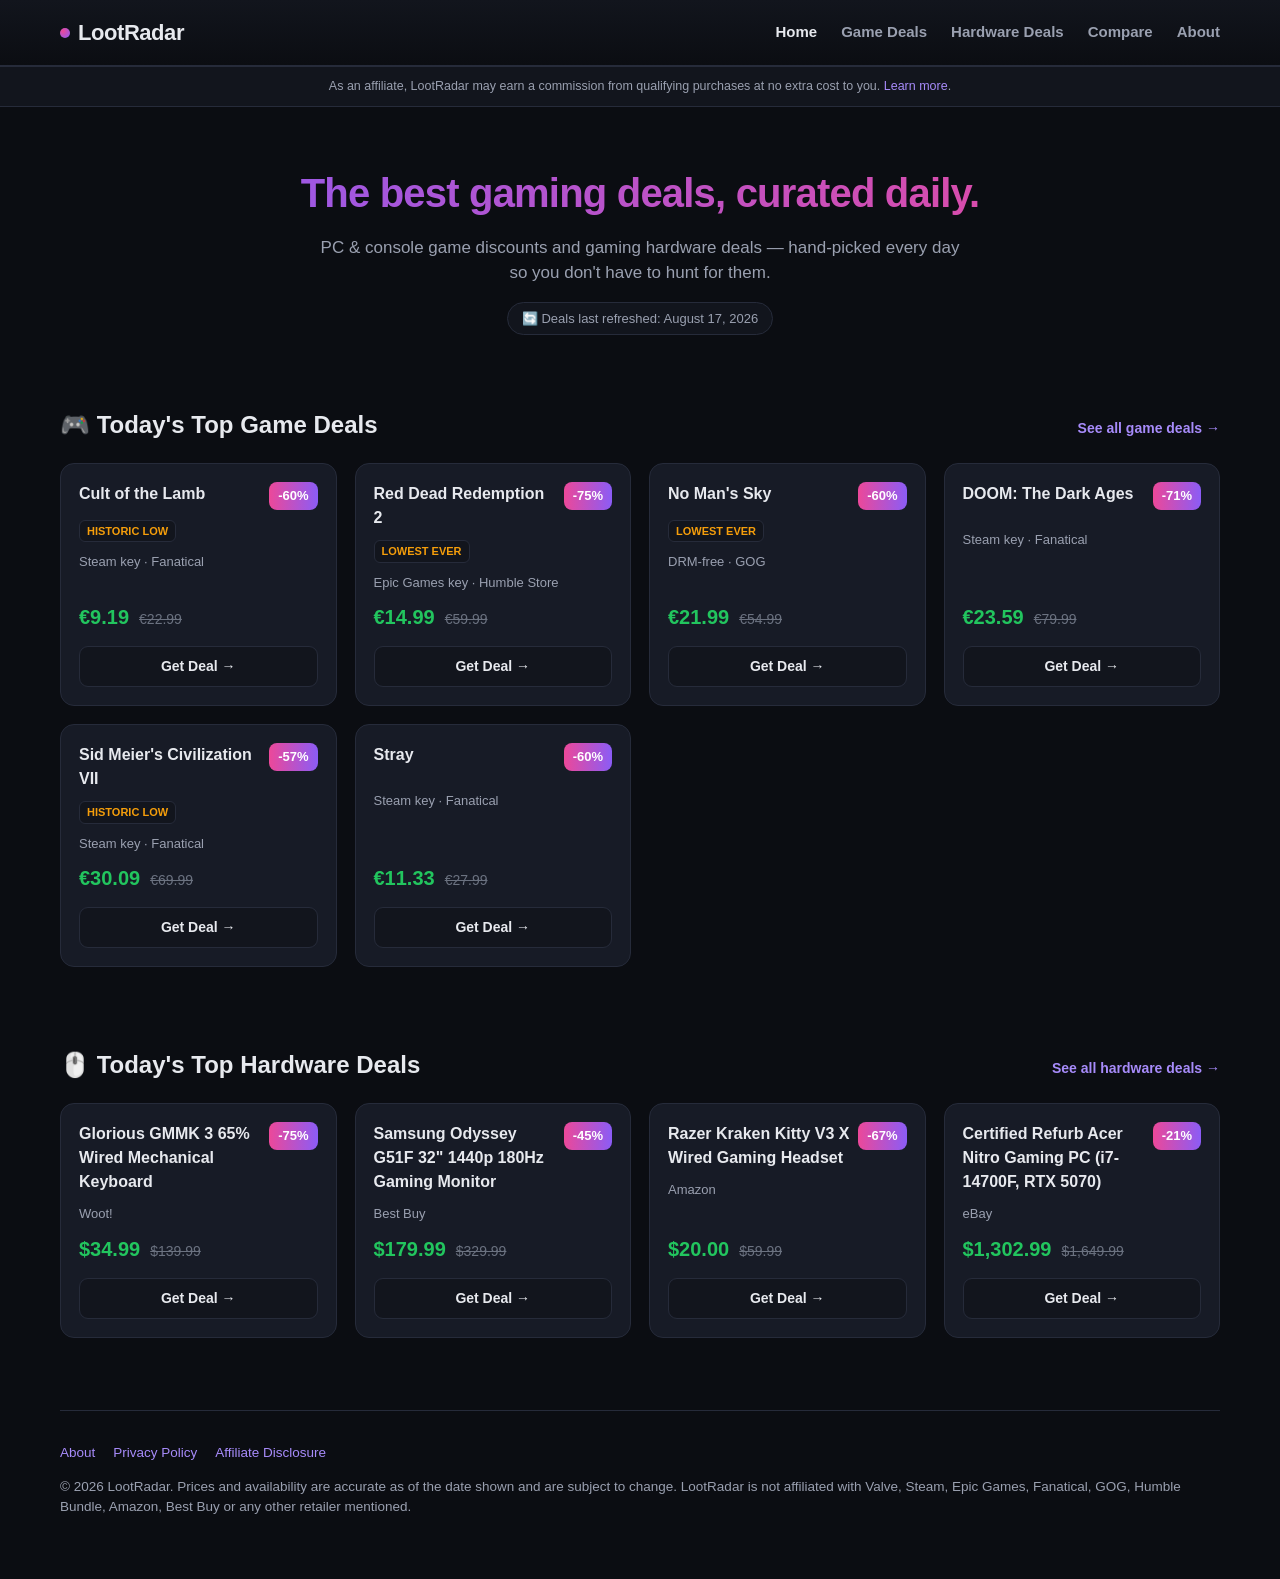
<file: index.html>
<!DOCTYPE html>
<html lang="en">
<head>
<meta charset="UTF-8">
<meta name="viewport" content="width=device-width, initial-scale=1.0">
<title>LootRadar — Daily Game &amp; Gaming Gear Deals</title>
<meta name="description" content="Hand-picked daily deals on PC/console games and gaming hardware — keyboards, headsets, monitors, GPUs and more. Updated every day.">
<link rel="canonical" href="https://mitkoganov.github.io/lootradar-site/">
<link rel="icon" type="image/svg+xml" href="favicon.svg">
<meta name="theme-color" content="#0b0d12">
<meta property="og:type" content="website">
<meta property="og:site_name" content="LootRadar">
<meta property="og:title" content="LootRadar — Daily Game &amp; Gaming Gear Deals">
<meta property="og:description" content="Hand-picked daily deals on PC/console games and gaming hardware — keyboards, headsets, monitors, GPUs and more. Updated every day.">
<meta property="og:url" content="https://mitkoganov.github.io/lootradar-site/">
<meta name="twitter:card" content="summary">
<meta name="twitter:title" content="LootRadar — Daily Game &amp; Gaming Gear Deals">
<meta name="twitter:description" content="Hand-picked daily deals on PC/console games and gaming hardware — keyboards, headsets, monitors, GPUs and more. Updated every day.">
<link rel="stylesheet" href="style.css">
<script type="application/ld+json">
{
  "@context": "https://schema.org",
  "@type": "WebSite",
  "name": "LootRadar",
  "url": "https://mitkoganov.github.io/lootradar-site/",
  "description": "Hand-picked daily deals on PC/console games and gaming hardware, plus daily hardware comparisons.",
  "publisher": {
    "@type": "Organization",
    "name": "LootRadar"
  }
}
</script>
</head>
<body>

<header class="site-header">
  <div class="wrap nav">
    <a href="index.html" class="logo"><span class="dot"></span> LootRadar</a>
    <nav class="nav-links">
      <a href="index.html" class="active">Home</a>
      <a href="games.html">Game Deals</a>
      <a href="hardware.html">Hardware Deals</a>
      <a href="compare-index.html">Compare</a>
      <a href="about.html">About</a>
    </nav>
  </div>
</header>

<div class="disclosure-strip">
  As an affiliate, LootRadar may earn a commission from qualifying purchases at no extra cost to you. <a href="disclosure.html">Learn more</a>.
</div>

<section class="hero wrap">
  <h1>The best gaming deals, curated daily.</h1>
  <p>PC &amp; console game discounts and gaming hardware deals — hand-picked every day so you don't have to hunt for them.</p>
  <span class="updated-note">🔄 Deals last refreshed: August 17, 2026</span>
</section>

<section class="section wrap">
  <div class="section-head">
    <h2>🎮 Today's Top Game Deals</h2>
    <a href="games.html" class="see-all">See all game deals →</a>
  </div>
  <div class="deal-grid">

    <div class="deal-card">
      <div class="deal-top">
        <p class="deal-title">Cult of the Lamb</p>
        <span class="discount-badge">-60%</span>
      </div>
      <div class="deal-flags"><span class="flag">HISTORIC LOW</span></div>
      <div class="deal-meta">Steam key · Fanatical</div>
      <div class="deal-price-row">
        <span class="deal-price">€9.19</span>
        <span class="deal-was">€22.99</span>
      </div>
      <a href="https://www.fanatical.com/en/game/cult-of-the-lamb" class="deal-cta" target="_blank" rel="nofollow sponsored noopener">Get Deal →</a>
    </div>

    <div class="deal-card">
      <div class="deal-top">
        <p class="deal-title">Red Dead Redemption 2</p>
        <span class="discount-badge">-75%</span>
      </div>
      <div class="deal-flags"><span class="flag">LOWEST EVER</span></div>
      <div class="deal-meta">Epic Games key · Humble Store</div>
      <div class="deal-price-row">
        <span class="deal-price">€14.99</span>
        <span class="deal-was">€59.99</span>
      </div>
      <a href="https://www.humblebundle.com/store/red-dead-redemption-2" class="deal-cta" target="_blank" rel="nofollow sponsored noopener">Get Deal →</a>
    </div>

    <div class="deal-card">
      <div class="deal-top">
        <p class="deal-title">No Man's Sky</p>
        <span class="discount-badge">-60%</span>
      </div>
      <div class="deal-flags"><span class="flag">LOWEST EVER</span></div>
      <div class="deal-meta">DRM-free · GOG</div>
      <div class="deal-price-row">
        <span class="deal-price">€21.99</span>
        <span class="deal-was">€54.99</span>
      </div>
      <a href="https://www.gog.com/game/no_mans_sky" class="deal-cta" target="_blank" rel="nofollow sponsored noopener">Get Deal →</a>
    </div>

    <div class="deal-card">
      <div class="deal-top">
        <p class="deal-title">DOOM: The Dark Ages</p>
        <span class="discount-badge">-71%</span>
      </div>
      <div class="deal-flags"></div>
      <div class="deal-meta">Steam key · Fanatical</div>
      <div class="deal-price-row">
        <span class="deal-price">€23.59</span>
        <span class="deal-was">€79.99</span>
      </div>
      <a href="https://www.fanatical.com/en/game/doom-the-dark-ages" class="deal-cta" target="_blank" rel="nofollow sponsored noopener">Get Deal →</a>
    </div>

    <div class="deal-card">
      <div class="deal-top">
        <p class="deal-title">Sid Meier's Civilization VII</p>
        <span class="discount-badge">-57%</span>
      </div>
      <div class="deal-flags"><span class="flag">HISTORIC LOW</span></div>
      <div class="deal-meta">Steam key · Fanatical</div>
      <div class="deal-price-row">
        <span class="deal-price">€30.09</span>
        <span class="deal-was">€69.99</span>
      </div>
      <a href="https://www.fanatical.com/en/game/sid-meiers-civilization-vii" class="deal-cta" target="_blank" rel="nofollow sponsored noopener">Get Deal →</a>
    </div>

    <div class="deal-card">
      <div class="deal-top">
        <p class="deal-title">Stray</p>
        <span class="discount-badge">-60%</span>
      </div>
      <div class="deal-flags"></div>
      <div class="deal-meta">Steam key · Fanatical</div>
      <div class="deal-price-row">
        <span class="deal-price">€11.33</span>
        <span class="deal-was">€27.99</span>
      </div>
      <a href="https://www.fanatical.com/en/game/stray" class="deal-cta" target="_blank" rel="nofollow sponsored noopener">Get Deal →</a>
    </div>

  </div>
</section>

<section class="section wrap">
  <div class="section-head">
    <h2>🖱️ Today's Top Hardware Deals</h2>
    <a href="hardware.html" class="see-all">See all hardware deals →</a>
  </div>
  <div class="deal-grid">

    <div class="deal-card">
      <div class="deal-top">
        <p class="deal-title">Glorious GMMK 3 65% Wired Mechanical Keyboard</p>
        <span class="discount-badge">-75%</span>
      </div>
      <div class="deal-meta">Woot!</div>
      <div class="deal-price-row">
        <span class="deal-price">$34.99</span>
        <span class="deal-was">$139.99</span>
      </div>
      <a href="https://www.woot.com/" class="deal-cta" target="_blank" rel="nofollow sponsored noopener">Get Deal →</a>
    </div>

    <div class="deal-card">
      <div class="deal-top">
        <p class="deal-title">Samsung Odyssey G51F 32" 1440p 180Hz Gaming Monitor</p>
        <span class="discount-badge">-45%</span>
      </div>
      <div class="deal-meta">Best Buy</div>
      <div class="deal-price-row">
        <span class="deal-price">$179.99</span>
        <span class="deal-was">$329.99</span>
      </div>
      <a href="https://www.bestbuy.com/" class="deal-cta" target="_blank" rel="nofollow sponsored noopener">Get Deal →</a>
    </div>

    <div class="deal-card">
      <div class="deal-top">
        <p class="deal-title">Razer Kraken Kitty V3 X Wired Gaming Headset</p>
        <span class="discount-badge">-67%</span>
      </div>
      <div class="deal-meta">Amazon</div>
      <div class="deal-price-row">
        <span class="deal-price">$20.00</span>
        <span class="deal-was">$59.99</span>
      </div>
      <a href="https://www.amazon.com/" class="deal-cta" target="_blank" rel="nofollow sponsored noopener">Get Deal →</a>
    </div>

    <div class="deal-card">
      <div class="deal-top">
        <p class="deal-title">Certified Refurb Acer Nitro Gaming PC (i7-14700F, RTX 5070)</p>
        <span class="discount-badge">-21%</span>
      </div>
      <div class="deal-meta">eBay</div>
      <div class="deal-price-row">
        <span class="deal-price">$1,302.99</span>
        <span class="deal-was">$1,649.99</span>
      </div>
      <a href="https://www.ebay.com/" class="deal-cta" target="_blank" rel="nofollow sponsored noopener">Get Deal →</a>
    </div>

  </div>
</section>

<footer class="site-footer wrap">
  <div class="footer-links">
    <a href="about.html">About</a>
    <a href="privacy.html">Privacy Policy</a>
    <a href="disclosure.html">Affiliate Disclosure</a>
  </div>
  <p>&copy; 2026 LootRadar. Prices and availability are accurate as of the date shown and are subject to change. LootRadar is not affiliated with Valve, Steam, Epic Games, Fanatical, GOG, Humble Bundle, Amazon, Best Buy or any other retailer mentioned.</p>
</footer>

</body>
</html>
</file>
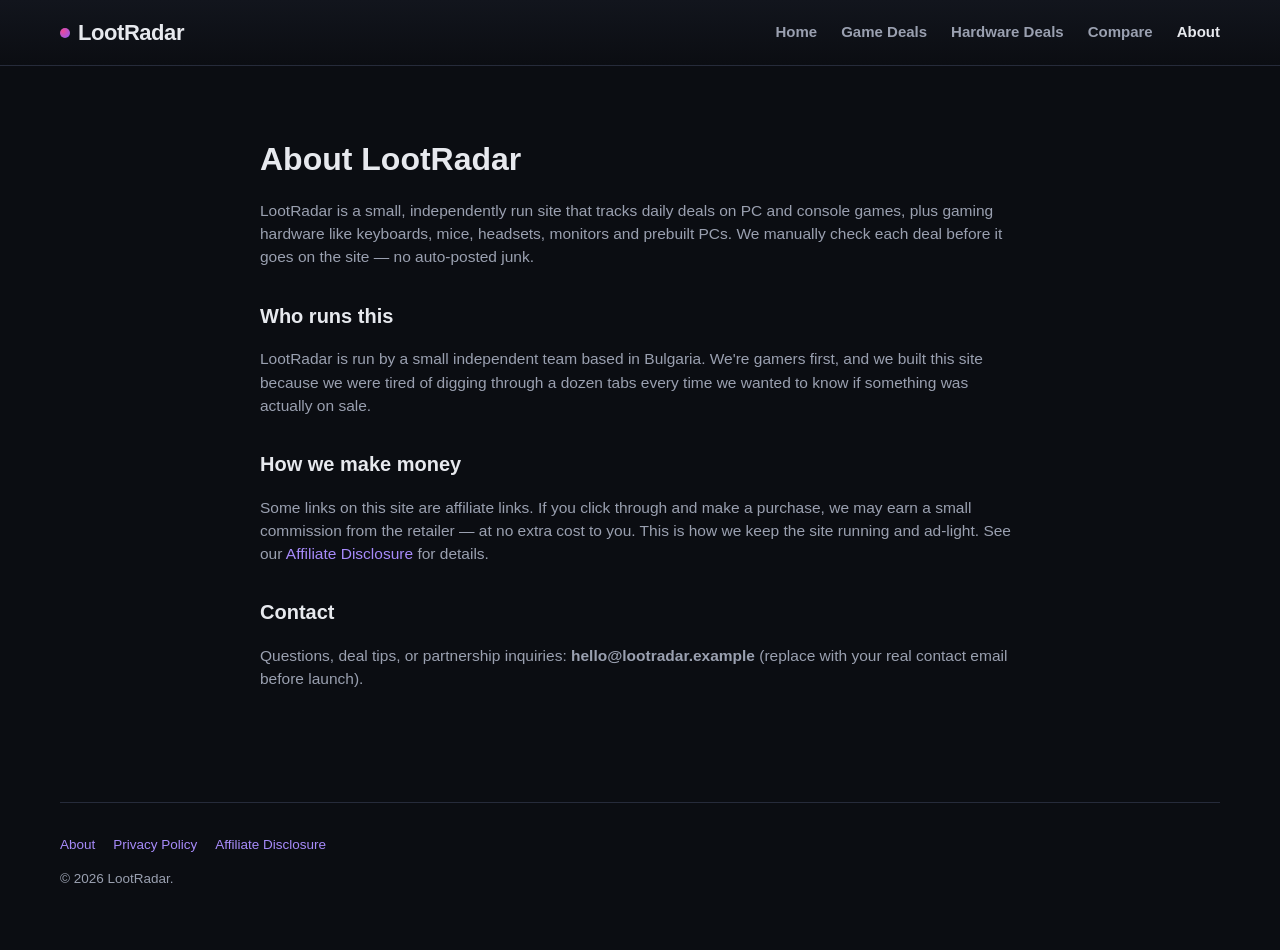
<file: about.html>
<!DOCTYPE html>
<html lang="en">
<head>
<meta charset="UTF-8">
<meta name="viewport" content="width=device-width, initial-scale=1.0">
<title>About — LootRadar</title>
<meta name="description" content="LootRadar is an independently run site tracking daily deals on PC/console games and gaming hardware, plus daily hardware comparisons.">
<link rel="canonical" href="https://mitkoganov.github.io/lootradar-site/about.html">
<link rel="icon" type="image/svg+xml" href="favicon.svg">
<meta name="theme-color" content="#0b0d12">
<meta property="og:type" content="website">
<meta property="og:site_name" content="LootRadar">
<meta property="og:title" content="About — LootRadar">
<meta property="og:description" content="LootRadar is an independently run site tracking daily deals on PC/console games and gaming hardware, plus daily hardware comparisons.">
<meta property="og:url" content="https://mitkoganov.github.io/lootradar-site/about.html">
<meta name="twitter:card" content="summary">
<meta name="twitter:title" content="About — LootRadar">
<meta name="twitter:description" content="LootRadar is an independently run site tracking daily deals on PC/console games and gaming hardware, plus daily hardware comparisons.">
<link rel="stylesheet" href="style.css">
</head>
<body>

<header class="site-header">
  <div class="wrap nav">
    <a href="index.html" class="logo"><span class="dot"></span> LootRadar</a>
    <nav class="nav-links">
      <a href="index.html">Home</a>
      <a href="games.html">Game Deals</a>
      <a href="hardware.html">Hardware Deals</a>
      <a href="compare-index.html">Compare</a>
      <a href="about.html" class="active">About</a>
    </nav>
  </div>
</header>

<div class="content-page wrap">
  <h1>About LootRadar</h1>
  <p>LootRadar is a small, independently run site that tracks daily deals on PC and console games, plus gaming hardware like keyboards, mice, headsets, monitors and prebuilt PCs. We manually check each deal before it goes on the site — no auto-posted junk.</p>

  <h2>Who runs this</h2>
  <p>LootRadar is run by a small independent team based in Bulgaria. We're gamers first, and we built this site because we were tired of digging through a dozen tabs every time we wanted to know if something was actually on sale.</p>

  <h2>How we make money</h2>
  <p>Some links on this site are affiliate links. If you click through and make a purchase, we may earn a small commission from the retailer — at no extra cost to you. This is how we keep the site running and ad-light. See our <a href="disclosure.html">Affiliate Disclosure</a> for details.</p>

  <h2>Contact</h2>
  <p>Questions, deal tips, or partnership inquiries: <strong>hello@lootradar.example</strong> (replace with your real contact email before launch).</p>
</div>

<footer class="site-footer wrap">
  <div class="footer-links">
    <a href="about.html">About</a>
    <a href="privacy.html">Privacy Policy</a>
    <a href="disclosure.html">Affiliate Disclosure</a>
  </div>
  <p>&copy; 2026 LootRadar.</p>
</footer>

</body>
</html>
</file>
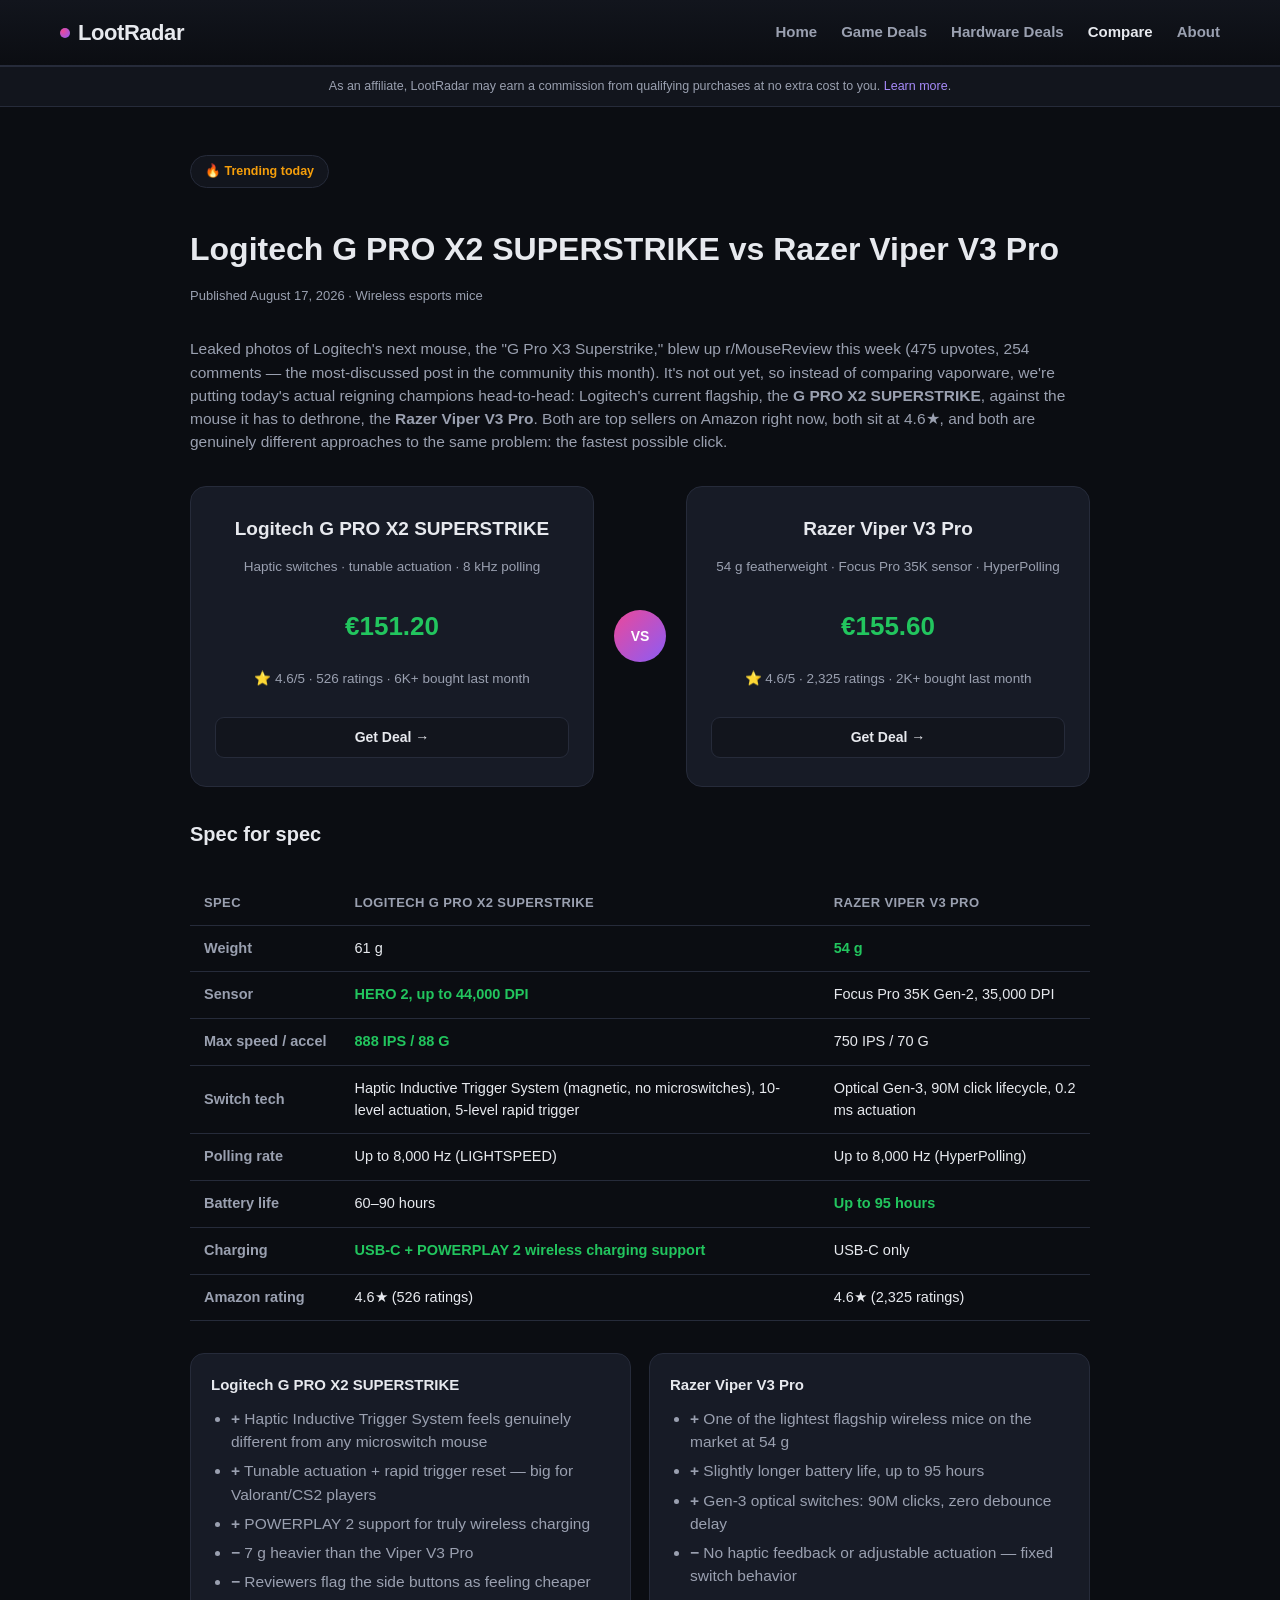
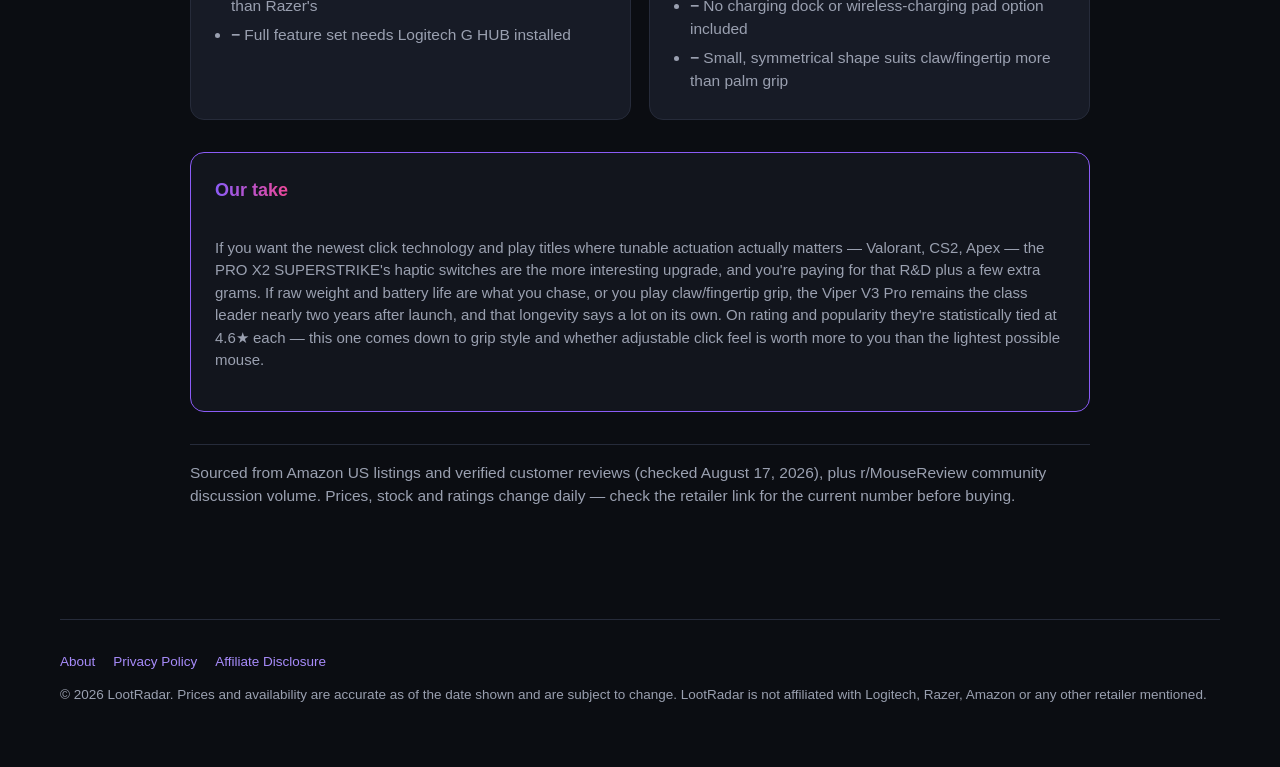
<file: compare-2026-08-17-logitech-pro-x2-superstrike-vs-razer-viper-v3-pro.html>
<!DOCTYPE html>
<html lang="en">
<head>
<meta charset="UTF-8">
<meta name="viewport" content="width=device-width, initial-scale=1.0">
<title>Logitech G PRO X2 SUPERSTRIKE vs Razer Viper V3 Pro — LootRadar</title>
<meta name="description" content="Today's most-talked-about wireless esports mice compared: Logitech G PRO X2 SUPERSTRIKE vs Razer Viper V3 Pro. Specs, pricing, reviews and a verdict.">
<link rel="canonical" href="https://mitkoganov.github.io/lootradar-site/compare-2026-08-17-logitech-pro-x2-superstrike-vs-razer-viper-v3-pro.html">
<link rel="icon" type="image/svg+xml" href="favicon.svg">
<meta name="theme-color" content="#0b0d12">
<meta property="og:type" content="article">
<meta property="og:site_name" content="LootRadar">
<meta property="og:title" content="Logitech G PRO X2 SUPERSTRIKE vs Razer Viper V3 Pro">
<meta property="og:description" content="Today's most-talked-about wireless esports mice compared: Logitech G PRO X2 SUPERSTRIKE vs Razer Viper V3 Pro. Specs, pricing, reviews and a verdict.">
<meta property="og:url" content="https://mitkoganov.github.io/lootradar-site/compare-2026-08-17-logitech-pro-x2-superstrike-vs-razer-viper-v3-pro.html">
<meta property="article:published_time" content="2026-08-17">
<meta name="twitter:card" content="summary">
<meta name="twitter:title" content="Logitech G PRO X2 SUPERSTRIKE vs Razer Viper V3 Pro">
<meta name="twitter:description" content="Today's most-talked-about wireless esports mice compared: Logitech G PRO X2 SUPERSTRIKE vs Razer Viper V3 Pro. Specs, pricing, reviews and a verdict.">
<link rel="stylesheet" href="style.css">
<script type="application/ld+json">
{
  "@context": "https://schema.org",
  "@type": "Article",
  "headline": "Logitech G PRO X2 SUPERSTRIKE vs Razer Viper V3 Pro",
  "description": "Today's most-talked-about wireless esports mice compared: Logitech G PRO X2 SUPERSTRIKE vs Razer Viper V3 Pro. Specs, pricing, reviews and a verdict.",
  "datePublished": "2026-08-17",
  "author": { "@type": "Organization", "name": "LootRadar" },
  "publisher": { "@type": "Organization", "name": "LootRadar" },
  "mainEntityOfPage": "https://mitkoganov.github.io/lootradar-site/compare-2026-08-17-logitech-pro-x2-superstrike-vs-razer-viper-v3-pro.html",
  "about": [
    { "@type": "Product", "name": "Logitech G PRO X2 SUPERSTRIKE" },
    { "@type": "Product", "name": "Razer Viper V3 Pro" }
  ]
}
</script>
</head>
<body>

<header class="site-header">
  <div class="wrap nav">
    <a href="index.html" class="logo"><span class="dot"></span> LootRadar</a>
    <nav class="nav-links">
      <a href="index.html">Home</a>
      <a href="games.html">Game Deals</a>
      <a href="hardware.html">Hardware Deals</a>
      <a href="compare-index.html" class="active">Compare</a>
      <a href="about.html">About</a>
    </nav>
  </div>
</header>

<div class="disclosure-strip">
  As an affiliate, LootRadar may earn a commission from qualifying purchases at no extra cost to you. <a href="disclosure.html">Learn more</a>.
</div>

<div class="content-page wrap" style="max-width:900px;">
  <span class="trending-badge">🔥 Trending today</span>
  <h1>Logitech G PRO X2 SUPERSTRIKE vs Razer Viper V3 Pro</h1>
  <p class="updated">Published August 17, 2026 · Wireless esports mice</p>

  <p>Leaked photos of Logitech's next mouse, the "G Pro X3 Superstrike," blew up r/MouseReview this week (475 upvotes, 254 comments — the most-discussed post in the community this month). It's not out yet, so instead of comparing vaporware, we're putting today's actual reigning champions head-to-head: Logitech's current flagship, the <strong>G PRO X2 SUPERSTRIKE</strong>, against the mouse it has to dethrone, the <strong>Razer Viper V3 Pro</strong>. Both are top sellers on Amazon right now, both sit at 4.6★, and both are genuinely different approaches to the same problem: the fastest possible click.</p>

  <div class="vs-grid">
    <div class="vs-card">
      <h3>Logitech G PRO X2 SUPERSTRIKE</h3>
      <p class="vs-tagline">Haptic switches · tunable actuation · 8 kHz polling</p>
      <p class="vs-price">€151.20</p>
      <p class="vs-rating">⭐ 4.6/5 · 526 ratings · 6K+ bought last month</p>
      <a href="https://www.amazon.com/Logitech-SUPERSTRIKE-Performance-Lightweight-Customizable/dp/B0G12HGHGM" class="deal-cta" target="_blank" rel="nofollow sponsored noopener">Get Deal →</a>
    </div>
    <div class="vs-divider">VS</div>
    <div class="vs-card">
      <h3>Razer Viper V3 Pro</h3>
      <p class="vs-tagline">54 g featherweight · Focus Pro 35K sensor · HyperPolling</p>
      <p class="vs-price">€155.60</p>
      <p class="vs-rating">⭐ 4.6/5 · 2,325 ratings · 2K+ bought last month</p>
      <a href="https://www.amazon.com/Razer-Viper-Wireless-Esports-Gaming/dp/B0CW25XR5R" class="deal-cta" target="_blank" rel="nofollow sponsored noopener">Get Deal →</a>
    </div>
  </div>

  <h2>Spec for spec</h2>
  <table class="spec-table">
    <tr><th>Spec</th><th>Logitech G PRO X2 SUPERSTRIKE</th><th>Razer Viper V3 Pro</th></tr>
    <tr><td class="spec-label">Weight</td><td>61 g</td><td class="winner">54 g</td></tr>
    <tr><td class="spec-label">Sensor</td><td class="winner">HERO 2, up to 44,000 DPI</td><td>Focus Pro 35K Gen-2, 35,000 DPI</td></tr>
    <tr><td class="spec-label">Max speed / accel</td><td class="winner">888 IPS / 88 G</td><td>750 IPS / 70 G</td></tr>
    <tr><td class="spec-label">Switch tech</td><td>Haptic Inductive Trigger System (magnetic, no microswitches), 10-level actuation, 5-level rapid trigger</td><td>Optical Gen-3, 90M click lifecycle, 0.2 ms actuation</td></tr>
    <tr><td class="spec-label">Polling rate</td><td>Up to 8,000 Hz (LIGHTSPEED)</td><td>Up to 8,000 Hz (HyperPolling)</td></tr>
    <tr><td class="spec-label">Battery life</td><td>60–90 hours</td><td class="winner">Up to 95 hours</td></tr>
    <tr><td class="spec-label">Charging</td><td class="winner">USB-C + POWERPLAY 2 wireless charging support</td><td>USB-C only</td></tr>
    <tr><td class="spec-label">Amazon rating</td><td>4.6★ (526 ratings)</td><td>4.6★ (2,325 ratings)</td></tr>
  </table>

  <div class="pros-cons-grid">
    <div class="pros-cons-col">
      <h4>Logitech G PRO X2 SUPERSTRIKE</h4>
      <ul>
        <li><strong>+</strong> Haptic Inductive Trigger System feels genuinely different from any microswitch mouse</li>
        <li><strong>+</strong> Tunable actuation + rapid trigger reset — big for Valorant/CS2 players</li>
        <li><strong>+</strong> POWERPLAY 2 support for truly wireless charging</li>
        <li><strong>−</strong> 7 g heavier than the Viper V3 Pro</li>
        <li><strong>−</strong> Reviewers flag the side buttons as feeling cheaper than Razer's</li>
        <li><strong>−</strong> Full feature set needs Logitech G HUB installed</li>
      </ul>
    </div>
    <div class="pros-cons-col">
      <h4>Razer Viper V3 Pro</h4>
      <ul>
        <li><strong>+</strong> One of the lightest flagship wireless mice on the market at 54 g</li>
        <li><strong>+</strong> Slightly longer battery life, up to 95 hours</li>
        <li><strong>+</strong> Gen-3 optical switches: 90M clicks, zero debounce delay</li>
        <li><strong>−</strong> No haptic feedback or adjustable actuation — fixed switch behavior</li>
        <li><strong>−</strong> No charging dock or wireless-charging pad option included</li>
        <li><strong>−</strong> Small, symmetrical shape suits claw/fingertip more than palm grip</li>
      </ul>
    </div>
  </div>

  <div class="verdict-box">
    <h3>Our take</h3>
    <p>If you want the newest click technology and play titles where tunable actuation actually matters — Valorant, CS2, Apex — the PRO X2 SUPERSTRIKE's haptic switches are the more interesting upgrade, and you're paying for that R&D plus a few extra grams. If raw weight and battery life are what you chase, or you play claw/fingertip grip, the Viper V3 Pro remains the class leader nearly two years after launch, and that longevity says a lot on its own. On rating and popularity they're statistically tied at 4.6★ each — this one comes down to grip style and whether adjustable click feel is worth more to you than the lightest possible mouse.</p>
  </div>

  <p class="source-note">Sourced from Amazon US listings and verified customer reviews (checked August 17, 2026), plus r/MouseReview community discussion volume. Prices, stock and ratings change daily — check the retailer link for the current number before buying.</p>
</div>

<footer class="site-footer wrap">
  <div class="footer-links">
    <a href="about.html">About</a>
    <a href="privacy.html">Privacy Policy</a>
    <a href="disclosure.html">Affiliate Disclosure</a>
  </div>
  <p>&copy; 2026 LootRadar. Prices and availability are accurate as of the date shown and are subject to change. LootRadar is not affiliated with Logitech, Razer, Amazon or any other retailer mentioned.</p>
</footer>

</body>
</html>
</file>
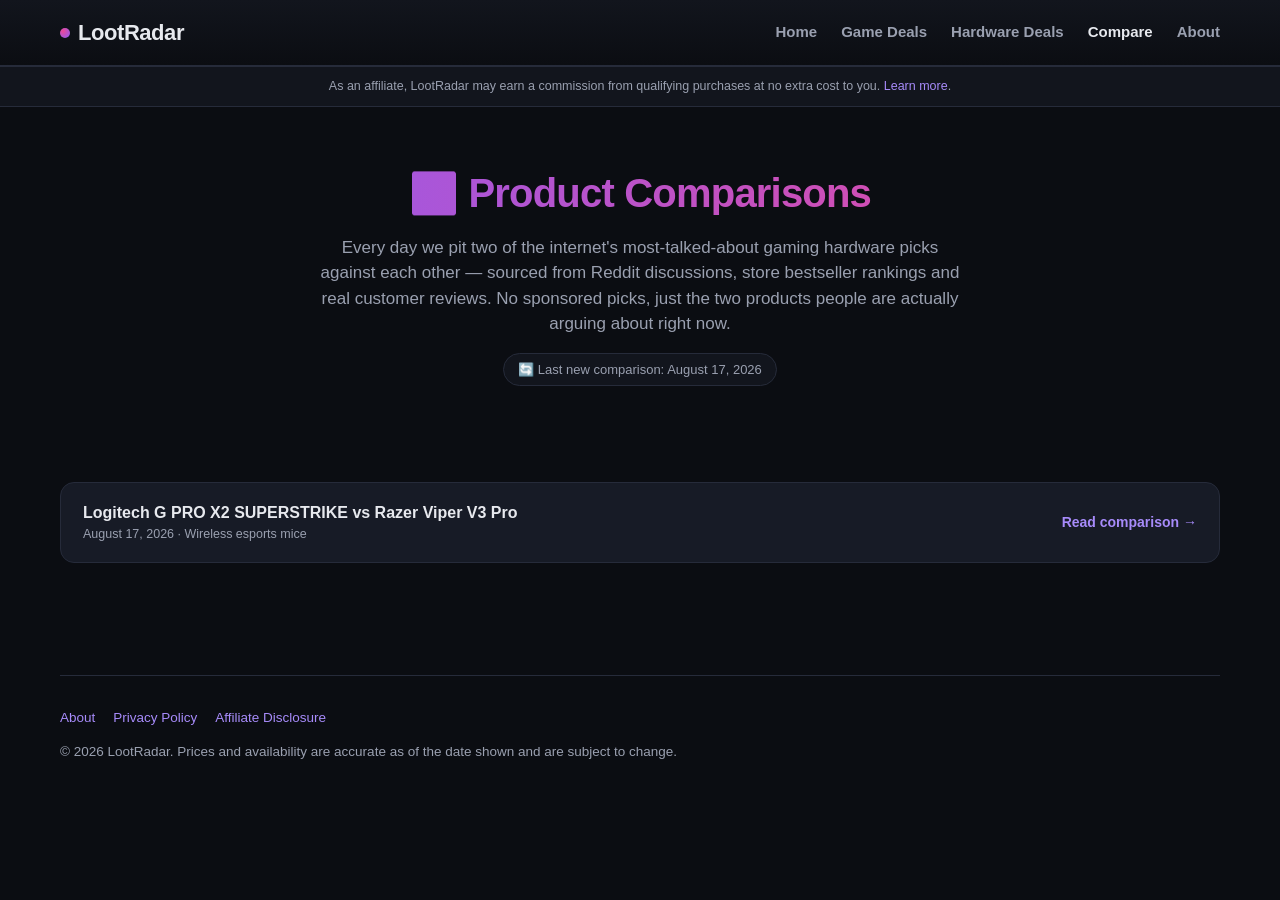
<file: compare-index.html>
<!DOCTYPE html>
<html lang="en">
<head>
<meta charset="UTF-8">
<meta name="viewport" content="width=device-width, initial-scale=1.0">
<title>Product Comparisons — LootRadar</title>
<meta name="description" content="Daily head-to-head gaming hardware comparisons, picked from Reddit buzz, store bestseller lists and real customer reviews.">
<link rel="canonical" href="https://mitkoganov.github.io/lootradar-site/compare-index.html">
<link rel="icon" type="image/svg+xml" href="favicon.svg">
<meta name="theme-color" content="#0b0d12">
<meta property="og:type" content="website">
<meta property="og:site_name" content="LootRadar">
<meta property="og:title" content="Product Comparisons — LootRadar">
<meta property="og:description" content="Daily head-to-head gaming hardware comparisons, picked from Reddit buzz, store bestseller lists and real customer reviews.">
<meta property="og:url" content="https://mitkoganov.github.io/lootradar-site/compare-index.html">
<meta name="twitter:card" content="summary">
<meta name="twitter:title" content="Product Comparisons — LootRadar">
<meta name="twitter:description" content="Daily head-to-head gaming hardware comparisons, picked from Reddit buzz, store bestseller lists and real customer reviews.">
<link rel="stylesheet" href="style.css">
<script type="application/ld+json">
{
  "@context": "https://schema.org",
  "@type": "CollectionPage",
  "name": "Product Comparisons — LootRadar",
  "url": "https://mitkoganov.github.io/lootradar-site/compare-index.html",
  "description": "Daily head-to-head gaming hardware comparisons, picked from Reddit buzz, store bestseller lists and real customer reviews.",
  "isPartOf": {
    "@type": "WebSite",
    "name": "LootRadar",
    "url": "https://mitkoganov.github.io/lootradar-site/"
  }
}
</script>
</head>
<body>

<header class="site-header">
  <div class="wrap nav">
    <a href="index.html" class="logo"><span class="dot"></span> LootRadar</a>
    <nav class="nav-links">
      <a href="index.html">Home</a>
      <a href="games.html">Game Deals</a>
      <a href="hardware.html">Hardware Deals</a>
      <a href="compare-index.html" class="active">Compare</a>
      <a href="about.html">About</a>
    </nav>
  </div>
</header>

<div class="disclosure-strip">
  As an affiliate, LootRadar may earn a commission from qualifying purchases at no extra cost to you. <a href="disclosure.html">Learn more</a>.
</div>

<section class="hero wrap">
  <h1>🆚 Product Comparisons</h1>
  <p>Every day we pit two of the internet's most-talked-about gaming hardware picks against each other — sourced from Reddit discussions, store bestseller rankings and real customer reviews. No sponsored picks, just the two products people are actually arguing about right now.</p>
  <span class="updated-note">🔄 Last new comparison: August 17, 2026</span>
</section>

<section class="section wrap">
  <div class="archive-list">

    <div class="archive-item">
      <div>
        <div class="archive-title">Logitech G PRO X2 SUPERSTRIKE vs Razer Viper V3 Pro</div>
        <div class="archive-date">August 17, 2026 · Wireless esports mice</div>
      </div>
      <a class="archive-link" href="compare-2026-08-17-logitech-pro-x2-superstrike-vs-razer-viper-v3-pro.html">Read comparison →</a>
    </div>

  </div>
</section>

<footer class="site-footer wrap">
  <div class="footer-links">
    <a href="about.html">About</a>
    <a href="privacy.html">Privacy Policy</a>
    <a href="disclosure.html">Affiliate Disclosure</a>
  </div>
  <p>&copy; 2026 LootRadar. Prices and availability are accurate as of the date shown and are subject to change.</p>
</footer>

</body>
</html>
</file>
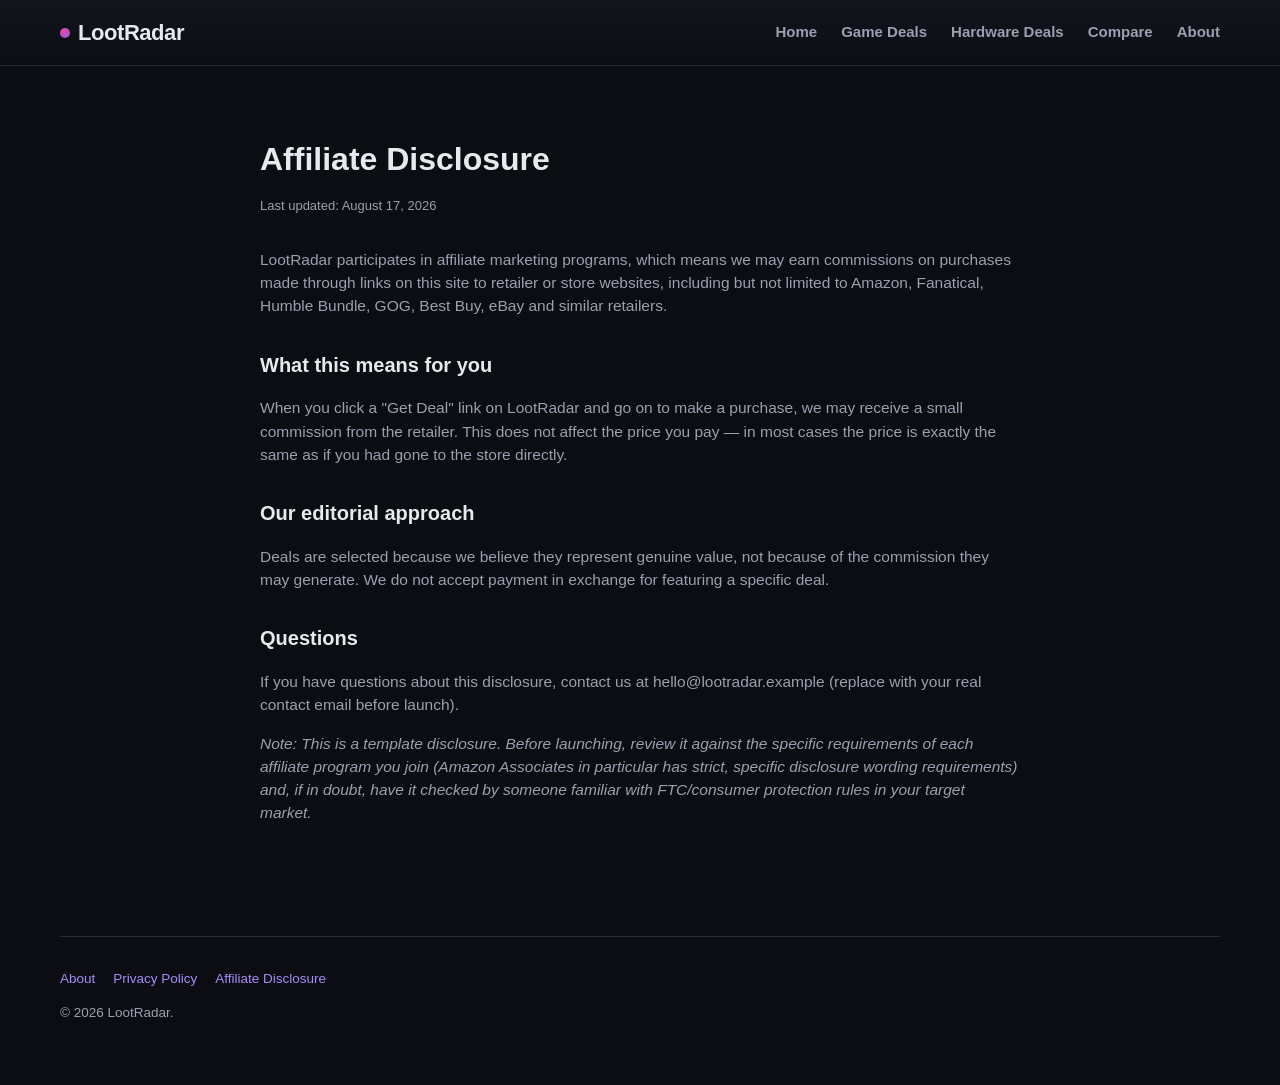
<file: disclosure.html>
<!DOCTYPE html>
<html lang="en">
<head>
<meta charset="UTF-8">
<meta name="viewport" content="width=device-width, initial-scale=1.0">
<title>Affiliate Disclosure — LootRadar</title>
<meta name="description" content="How LootRadar earns money through affiliate links, and our editorial approach to picking deals.">
<link rel="canonical" href="https://mitkoganov.github.io/lootradar-site/disclosure.html">
<link rel="icon" type="image/svg+xml" href="favicon.svg">
<meta name="theme-color" content="#0b0d12">
<meta property="og:type" content="website">
<meta property="og:site_name" content="LootRadar">
<meta property="og:title" content="Affiliate Disclosure — LootRadar">
<meta property="og:description" content="How LootRadar earns money through affiliate links, and our editorial approach to picking deals.">
<meta property="og:url" content="https://mitkoganov.github.io/lootradar-site/disclosure.html">
<link rel="stylesheet" href="style.css">
</head>
<body>

<header class="site-header">
  <div class="wrap nav">
    <a href="index.html" class="logo"><span class="dot"></span> LootRadar</a>
    <nav class="nav-links">
      <a href="index.html">Home</a>
      <a href="games.html">Game Deals</a>
      <a href="hardware.html">Hardware Deals</a>
      <a href="compare-index.html">Compare</a>
      <a href="about.html">About</a>
    </nav>
  </div>
</header>

<div class="content-page wrap">
  <h1>Affiliate Disclosure</h1>
  <p class="updated">Last updated: August 17, 2026</p>

  <p>LootRadar participates in affiliate marketing programs, which means we may earn commissions on purchases made through links on this site to retailer or store websites, including but not limited to Amazon, Fanatical, Humble Bundle, GOG, Best Buy, eBay and similar retailers.</p>

  <h2>What this means for you</h2>
  <p>When you click a "Get Deal" link on LootRadar and go on to make a purchase, we may receive a small commission from the retailer. This does not affect the price you pay — in most cases the price is exactly the same as if you had gone to the store directly.</p>

  <h2>Our editorial approach</h2>
  <p>Deals are selected because we believe they represent genuine value, not because of the commission they may generate. We do not accept payment in exchange for featuring a specific deal.</p>

  <h2>Questions</h2>
  <p>If you have questions about this disclosure, contact us at hello@lootradar.example (replace with your real contact email before launch).</p>

  <p><em>Note: This is a template disclosure. Before launching, review it against the specific requirements of each affiliate program you join (Amazon Associates in particular has strict, specific disclosure wording requirements) and, if in doubt, have it checked by someone familiar with FTC/consumer protection rules in your target market.</em></p>
</div>

<footer class="site-footer wrap">
  <div class="footer-links">
    <a href="about.html">About</a>
    <a href="privacy.html">Privacy Policy</a>
    <a href="disclosure.html">Affiliate Disclosure</a>
  </div>
  <p>&copy; 2026 LootRadar.</p>
</footer>

</body>
</html>
</file>
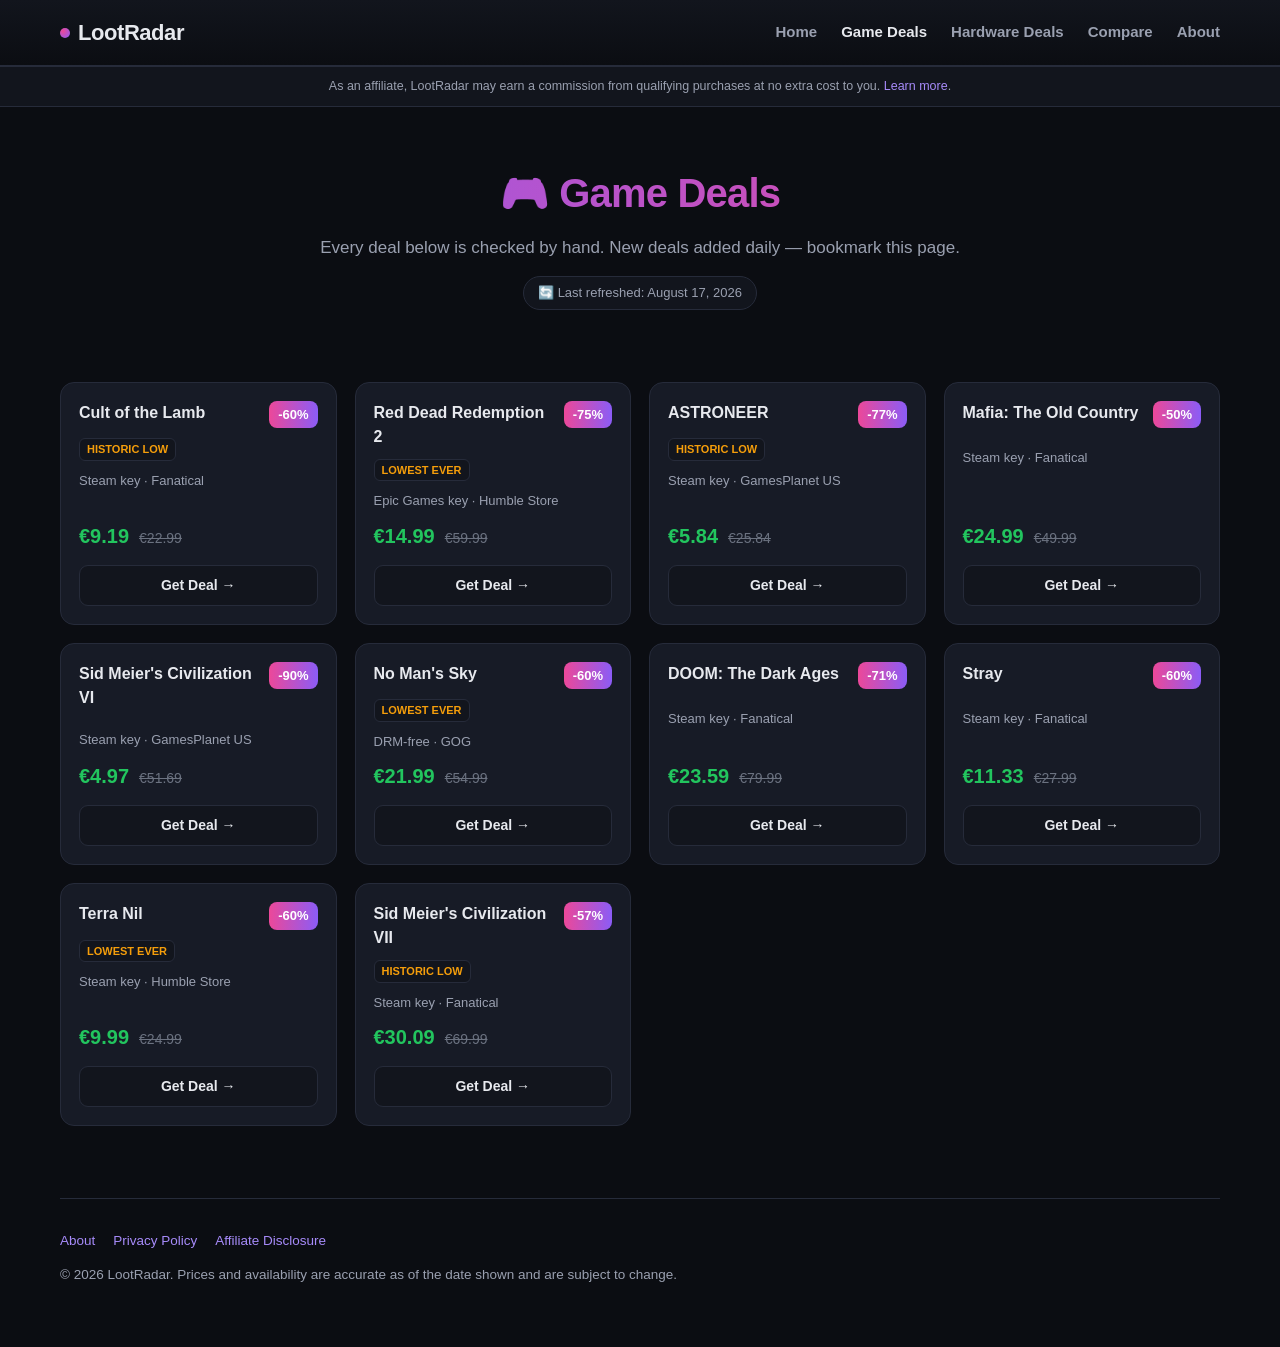
<file: games.html>
<!DOCTYPE html>
<html lang="en">
<head>
<meta charset="UTF-8">
<meta name="viewport" content="width=device-width, initial-scale=1.0">
<title>Game Deals — LootRadar</title>
<meta name="description" content="All current PC and console game deals, updated daily.">
<link rel="canonical" href="https://mitkoganov.github.io/lootradar-site/games.html">
<link rel="icon" type="image/svg+xml" href="favicon.svg">
<meta name="theme-color" content="#0b0d12">
<meta property="og:type" content="website">
<meta property="og:site_name" content="LootRadar">
<meta property="og:title" content="Game Deals — LootRadar">
<meta property="og:description" content="All current PC and console game deals, updated daily.">
<meta property="og:url" content="https://mitkoganov.github.io/lootradar-site/games.html">
<meta name="twitter:card" content="summary">
<meta name="twitter:title" content="Game Deals — LootRadar">
<meta name="twitter:description" content="All current PC and console game deals, updated daily.">
<link rel="stylesheet" href="style.css">
</head>
<body>

<header class="site-header">
  <div class="wrap nav">
    <a href="index.html" class="logo"><span class="dot"></span> LootRadar</a>
    <nav class="nav-links">
      <a href="index.html">Home</a>
      <a href="games.html" class="active">Game Deals</a>
      <a href="hardware.html">Hardware Deals</a>
      <a href="compare-index.html">Compare</a>
      <a href="about.html">About</a>
    </nav>
  </div>
</header>

<div class="disclosure-strip">
  As an affiliate, LootRadar may earn a commission from qualifying purchases at no extra cost to you. <a href="disclosure.html">Learn more</a>.
</div>

<section class="hero wrap">
  <h1>🎮 Game Deals</h1>
  <p>Every deal below is checked by hand. New deals added daily — bookmark this page.</p>
  <span class="updated-note">🔄 Last refreshed: August 17, 2026</span>
</section>

<section class="section wrap">
  <div class="deal-grid">

    <div class="deal-card">
      <div class="deal-top"><p class="deal-title">Cult of the Lamb</p><span class="discount-badge">-60%</span></div>
      <div class="deal-flags"><span class="flag">HISTORIC LOW</span></div>
      <div class="deal-meta">Steam key · Fanatical</div>
      <div class="deal-price-row"><span class="deal-price">€9.19</span><span class="deal-was">€22.99</span></div>
      <a href="https://www.fanatical.com/en/game/cult-of-the-lamb" class="deal-cta" target="_blank" rel="nofollow sponsored noopener">Get Deal →</a>
    </div>

    <div class="deal-card">
      <div class="deal-top"><p class="deal-title">Red Dead Redemption 2</p><span class="discount-badge">-75%</span></div>
      <div class="deal-flags"><span class="flag">LOWEST EVER</span></div>
      <div class="deal-meta">Epic Games key · Humble Store</div>
      <div class="deal-price-row"><span class="deal-price">€14.99</span><span class="deal-was">€59.99</span></div>
      <a href="https://www.humblebundle.com/store/red-dead-redemption-2" class="deal-cta" target="_blank" rel="nofollow sponsored noopener">Get Deal →</a>
    </div>

    <div class="deal-card">
      <div class="deal-top"><p class="deal-title">ASTRONEER</p><span class="discount-badge">-77%</span></div>
      <div class="deal-flags"><span class="flag">HISTORIC LOW</span></div>
      <div class="deal-meta">Steam key · GamesPlanet US</div>
      <div class="deal-price-row"><span class="deal-price">€5.84</span><span class="deal-was">€25.84</span></div>
      <a href="https://www.gamesplanet.com/" class="deal-cta" target="_blank" rel="nofollow sponsored noopener">Get Deal →</a>
    </div>

    <div class="deal-card">
      <div class="deal-top"><p class="deal-title">Mafia: The Old Country</p><span class="discount-badge">-50%</span></div>
      <div class="deal-flags"></div>
      <div class="deal-meta">Steam key · Fanatical</div>
      <div class="deal-price-row"><span class="deal-price">€24.99</span><span class="deal-was">€49.99</span></div>
      <a href="https://www.fanatical.com/en/game/mafia-the-old-country" class="deal-cta" target="_blank" rel="nofollow sponsored noopener">Get Deal →</a>
    </div>

    <div class="deal-card">
      <div class="deal-top"><p class="deal-title">Sid Meier's Civilization VI</p><span class="discount-badge">-90%</span></div>
      <div class="deal-flags"></div>
      <div class="deal-meta">Steam key · GamesPlanet US</div>
      <div class="deal-price-row"><span class="deal-price">€4.97</span><span class="deal-was">€51.69</span></div>
      <a href="https://www.gamesplanet.com/" class="deal-cta" target="_blank" rel="nofollow sponsored noopener">Get Deal →</a>
    </div>

    <div class="deal-card">
      <div class="deal-top"><p class="deal-title">No Man's Sky</p><span class="discount-badge">-60%</span></div>
      <div class="deal-flags"><span class="flag">LOWEST EVER</span></div>
      <div class="deal-meta">DRM-free · GOG</div>
      <div class="deal-price-row"><span class="deal-price">€21.99</span><span class="deal-was">€54.99</span></div>
      <a href="https://www.gog.com/game/no_mans_sky" class="deal-cta" target="_blank" rel="nofollow sponsored noopener">Get Deal →</a>
    </div>

    <div class="deal-card">
      <div class="deal-top"><p class="deal-title">DOOM: The Dark Ages</p><span class="discount-badge">-71%</span></div>
      <div class="deal-flags"></div>
      <div class="deal-meta">Steam key · Fanatical</div>
      <div class="deal-price-row"><span class="deal-price">€23.59</span><span class="deal-was">€79.99</span></div>
      <a href="https://www.fanatical.com/en/game/doom-the-dark-ages" class="deal-cta" target="_blank" rel="nofollow sponsored noopener">Get Deal →</a>
    </div>

    <div class="deal-card">
      <div class="deal-top"><p class="deal-title">Stray</p><span class="discount-badge">-60%</span></div>
      <div class="deal-flags"></div>
      <div class="deal-meta">Steam key · Fanatical</div>
      <div class="deal-price-row"><span class="deal-price">€11.33</span><span class="deal-was">€27.99</span></div>
      <a href="https://www.fanatical.com/en/game/stray" class="deal-cta" target="_blank" rel="nofollow sponsored noopener">Get Deal →</a>
    </div>

    <div class="deal-card">
      <div class="deal-top"><p class="deal-title">Terra Nil</p><span class="discount-badge">-60%</span></div>
      <div class="deal-flags"><span class="flag">LOWEST EVER</span></div>
      <div class="deal-meta">Steam key · Humble Store</div>
      <div class="deal-price-row"><span class="deal-price">€9.99</span><span class="deal-was">€24.99</span></div>
      <a href="https://www.humblebundle.com/store/terra-nil" class="deal-cta" target="_blank" rel="nofollow sponsored noopener">Get Deal →</a>
    </div>

    <div class="deal-card">
      <div class="deal-top"><p class="deal-title">Sid Meier's Civilization VII</p><span class="discount-badge">-57%</span></div>
      <div class="deal-flags"><span class="flag">HISTORIC LOW</span></div>
      <div class="deal-meta">Steam key · Fanatical</div>
      <div class="deal-price-row"><span class="deal-price">€30.09</span><span class="deal-was">€69.99</span></div>
      <a href="https://www.fanatical.com/en/game/sid-meiers-civilization-vii" class="deal-cta" target="_blank" rel="nofollow sponsored noopener">Get Deal →</a>
    </div>

  </div>
</section>

<footer class="site-footer wrap">
  <div class="footer-links">
    <a href="about.html">About</a>
    <a href="privacy.html">Privacy Policy</a>
    <a href="disclosure.html">Affiliate Disclosure</a>
  </div>
  <p>&copy; 2026 LootRadar. Prices and availability are accurate as of the date shown and are subject to change.</p>
</footer>

</body>
</html>
</file>
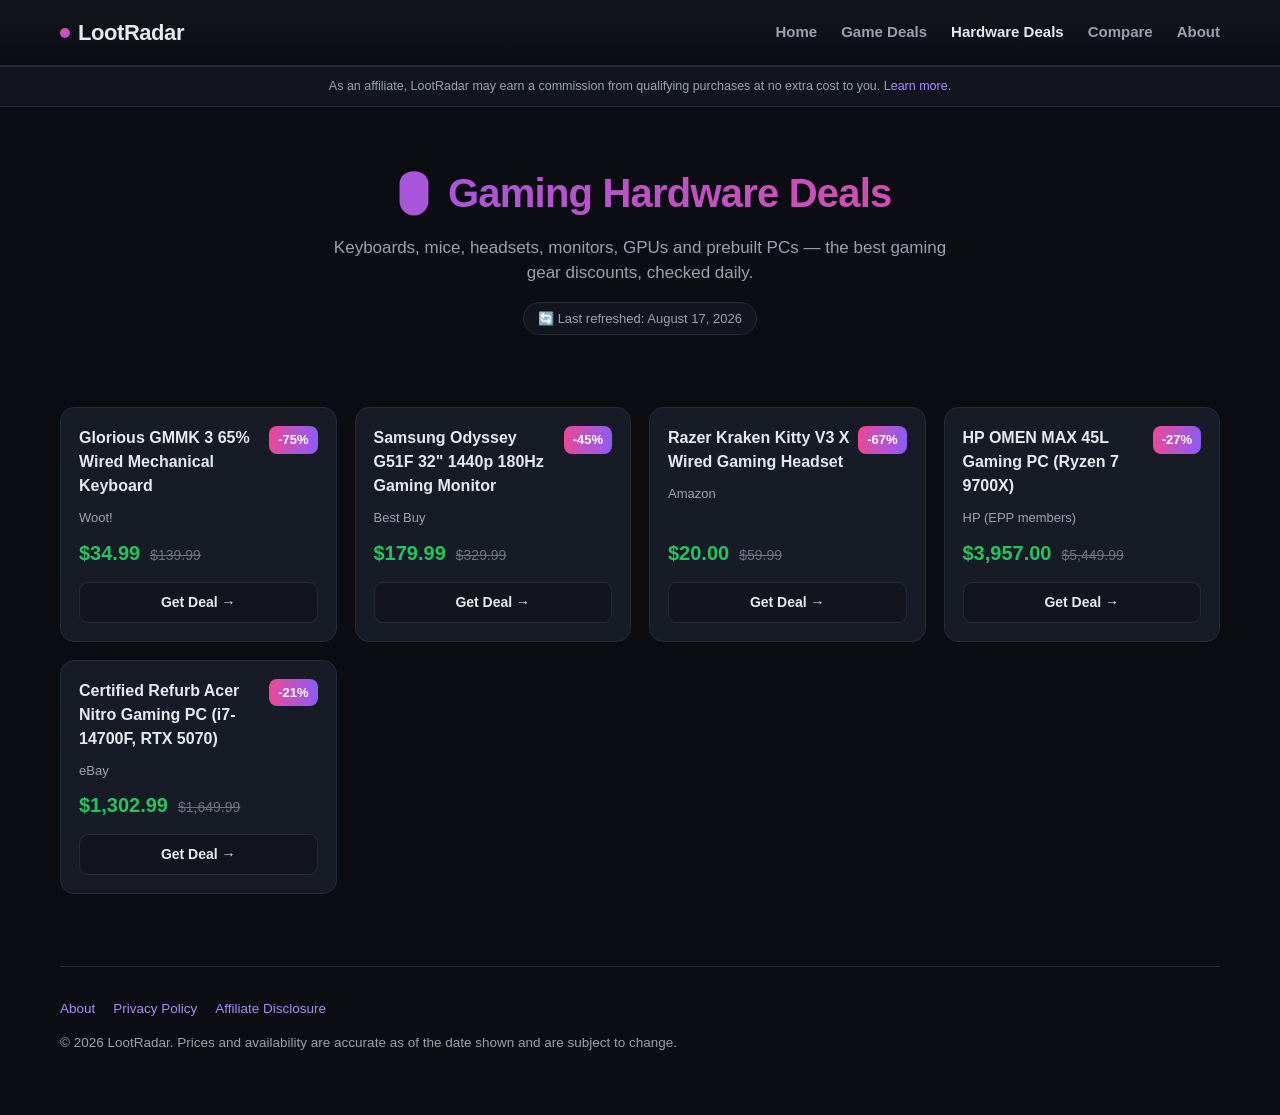
<file: hardware.html>
<!DOCTYPE html>
<html lang="en">
<head>
<meta charset="UTF-8">
<meta name="viewport" content="width=device-width, initial-scale=1.0">
<title>Gaming Hardware Deals — LootRadar</title>
<meta name="description" content="Daily deals on gaming keyboards, mice, headsets, monitors and PCs.">
<link rel="canonical" href="https://mitkoganov.github.io/lootradar-site/hardware.html">
<link rel="icon" type="image/svg+xml" href="favicon.svg">
<meta name="theme-color" content="#0b0d12">
<meta property="og:type" content="website">
<meta property="og:site_name" content="LootRadar">
<meta property="og:title" content="Gaming Hardware Deals — LootRadar">
<meta property="og:description" content="Daily deals on gaming keyboards, mice, headsets, monitors and PCs.">
<meta property="og:url" content="https://mitkoganov.github.io/lootradar-site/hardware.html">
<meta name="twitter:card" content="summary">
<meta name="twitter:title" content="Gaming Hardware Deals — LootRadar">
<meta name="twitter:description" content="Daily deals on gaming keyboards, mice, headsets, monitors and PCs.">
<link rel="stylesheet" href="style.css">
</head>
<body>

<header class="site-header">
  <div class="wrap nav">
    <a href="index.html" class="logo"><span class="dot"></span> LootRadar</a>
    <nav class="nav-links">
      <a href="index.html">Home</a>
      <a href="games.html">Game Deals</a>
      <a href="hardware.html" class="active">Hardware Deals</a>
      <a href="compare-index.html">Compare</a>
      <a href="about.html">About</a>
    </nav>
  </div>
</header>

<div class="disclosure-strip">
  As an affiliate, LootRadar may earn a commission from qualifying purchases at no extra cost to you. <a href="disclosure.html">Learn more</a>.
</div>

<section class="hero wrap">
  <h1>🖱️ Gaming Hardware Deals</h1>
  <p>Keyboards, mice, headsets, monitors, GPUs and prebuilt PCs — the best gaming gear discounts, checked daily.</p>
  <span class="updated-note">🔄 Last refreshed: August 17, 2026</span>
</section>

<section class="section wrap">
  <div class="deal-grid">

    <div class="deal-card">
      <div class="deal-top"><p class="deal-title">Glorious GMMK 3 65% Wired Mechanical Keyboard</p><span class="discount-badge">-75%</span></div>
      <div class="deal-meta">Woot!</div>
      <div class="deal-price-row"><span class="deal-price">$34.99</span><span class="deal-was">$139.99</span></div>
      <a href="https://www.woot.com/" class="deal-cta" target="_blank" rel="nofollow sponsored noopener">Get Deal →</a>
    </div>

    <div class="deal-card">
      <div class="deal-top"><p class="deal-title">Samsung Odyssey G51F 32" 1440p 180Hz Gaming Monitor</p><span class="discount-badge">-45%</span></div>
      <div class="deal-meta">Best Buy</div>
      <div class="deal-price-row"><span class="deal-price">$179.99</span><span class="deal-was">$329.99</span></div>
      <a href="https://www.bestbuy.com/" class="deal-cta" target="_blank" rel="nofollow sponsored noopener">Get Deal →</a>
    </div>

    <div class="deal-card">
      <div class="deal-top"><p class="deal-title">Razer Kraken Kitty V3 X Wired Gaming Headset</p><span class="discount-badge">-67%</span></div>
      <div class="deal-meta">Amazon</div>
      <div class="deal-price-row"><span class="deal-price">$20.00</span><span class="deal-was">$59.99</span></div>
      <a href="https://www.amazon.com/" class="deal-cta" target="_blank" rel="nofollow sponsored noopener">Get Deal →</a>
    </div>

    <div class="deal-card">
      <div class="deal-top"><p class="deal-title">HP OMEN MAX 45L Gaming PC (Ryzen 7 9700X)</p><span class="discount-badge">-27%</span></div>
      <div class="deal-meta">HP (EPP members)</div>
      <div class="deal-price-row"><span class="deal-price">$3,957.00</span><span class="deal-was">$5,449.99</span></div>
      <a href="https://www.hp.com/" class="deal-cta" target="_blank" rel="nofollow sponsored noopener">Get Deal →</a>
    </div>

    <div class="deal-card">
      <div class="deal-top"><p class="deal-title">Certified Refurb Acer Nitro Gaming PC (i7-14700F, RTX 5070)</p><span class="discount-badge">-21%</span></div>
      <div class="deal-meta">eBay</div>
      <div class="deal-price-row"><span class="deal-price">$1,302.99</span><span class="deal-was">$1,649.99</span></div>
      <a href="https://www.ebay.com/" class="deal-cta" target="_blank" rel="nofollow sponsored noopener">Get Deal →</a>
    </div>

  </div>
</section>

<footer class="site-footer wrap">
  <div class="footer-links">
    <a href="about.html">About</a>
    <a href="privacy.html">Privacy Policy</a>
    <a href="disclosure.html">Affiliate Disclosure</a>
  </div>
  <p>&copy; 2026 LootRadar. Prices and availability are accurate as of the date shown and are subject to change.</p>
</footer>

</body>
</html>
</file>
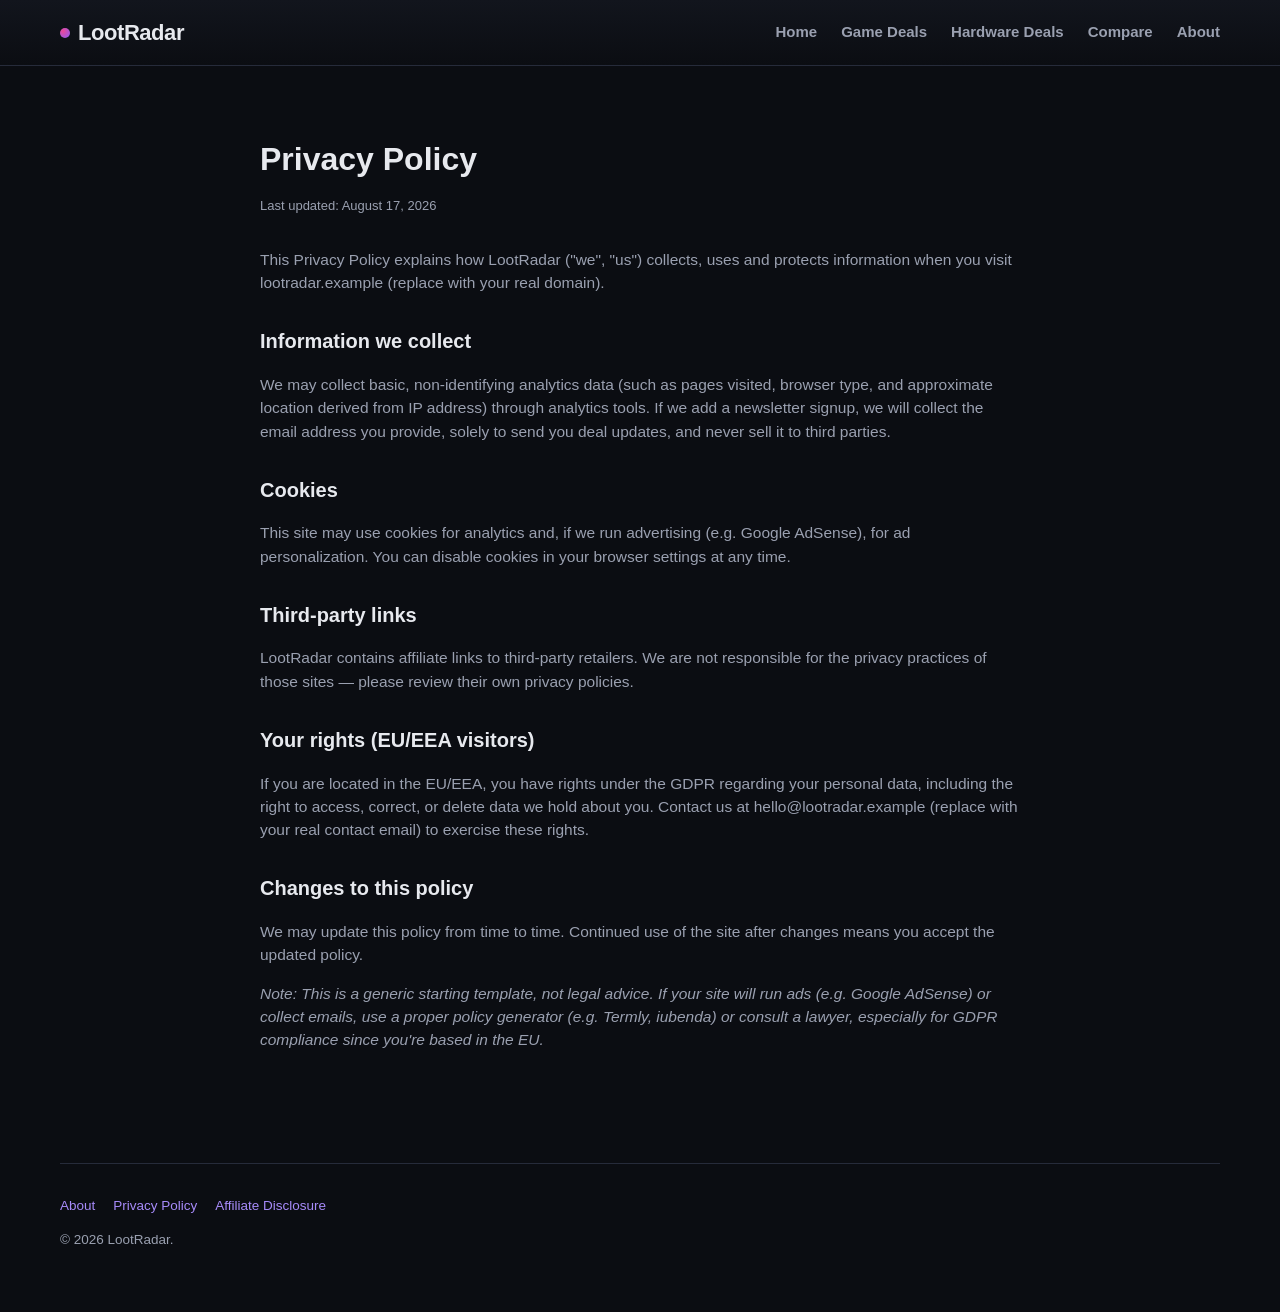
<file: privacy.html>
<!DOCTYPE html>
<html lang="en">
<head>
<meta charset="UTF-8">
<meta name="viewport" content="width=device-width, initial-scale=1.0">
<title>Privacy Policy — LootRadar</title>
<meta name="description" content="LootRadar's privacy policy: what data we collect, how cookies are used, and your rights as an EU/EEA visitor.">
<link rel="canonical" href="https://mitkoganov.github.io/lootradar-site/privacy.html">
<link rel="icon" type="image/svg+xml" href="favicon.svg">
<meta name="theme-color" content="#0b0d12">
<meta name="robots" content="noindex, follow">
<meta property="og:type" content="website">
<meta property="og:site_name" content="LootRadar">
<meta property="og:title" content="Privacy Policy — LootRadar">
<meta property="og:url" content="https://mitkoganov.github.io/lootradar-site/privacy.html">
<link rel="stylesheet" href="style.css">
</head>
<body>

<header class="site-header">
  <div class="wrap nav">
    <a href="index.html" class="logo"><span class="dot"></span> LootRadar</a>
    <nav class="nav-links">
      <a href="index.html">Home</a>
      <a href="games.html">Game Deals</a>
      <a href="hardware.html">Hardware Deals</a>
      <a href="compare-index.html">Compare</a>
      <a href="about.html">About</a>
    </nav>
  </div>
</header>

<div class="content-page wrap">
  <h1>Privacy Policy</h1>
  <p class="updated">Last updated: August 17, 2026</p>

  <p>This Privacy Policy explains how LootRadar ("we", "us") collects, uses and protects information when you visit lootradar.example (replace with your real domain).</p>

  <h2>Information we collect</h2>
  <p>We may collect basic, non-identifying analytics data (such as pages visited, browser type, and approximate location derived from IP address) through analytics tools. If we add a newsletter signup, we will collect the email address you provide, solely to send you deal updates, and never sell it to third parties.</p>

  <h2>Cookies</h2>
  <p>This site may use cookies for analytics and, if we run advertising (e.g. Google AdSense), for ad personalization. You can disable cookies in your browser settings at any time.</p>

  <h2>Third-party links</h2>
  <p>LootRadar contains affiliate links to third-party retailers. We are not responsible for the privacy practices of those sites — please review their own privacy policies.</p>

  <h2>Your rights (EU/EEA visitors)</h2>
  <p>If you are located in the EU/EEA, you have rights under the GDPR regarding your personal data, including the right to access, correct, or delete data we hold about you. Contact us at hello@lootradar.example (replace with your real contact email) to exercise these rights.</p>

  <h2>Changes to this policy</h2>
  <p>We may update this policy from time to time. Continued use of the site after changes means you accept the updated policy.</p>

  <p><em>Note: This is a generic starting template, not legal advice. If your site will run ads (e.g. Google AdSense) or collect emails, use a proper policy generator (e.g. Termly, iubenda) or consult a lawyer, especially for GDPR compliance since you're based in the EU.</em></p>
</div>

<footer class="site-footer wrap">
  <div class="footer-links">
    <a href="about.html">About</a>
    <a href="privacy.html">Privacy Policy</a>
    <a href="disclosure.html">Affiliate Disclosure</a>
  </div>
  <p>&copy; 2026 LootRadar.</p>
</footer>

</body>
</html>
</file>
<file: style.css>
/* LootRadar — shared styles */
:root {
  --bg: #0b0d12;
  --bg-elevated: #12151d;
  --card: #171b26;
  --card-border: #262b3a;
  --text: #e7e9ee;
  --text-dim: #9aa0b0;
  --accent: #8b5cf6;
  --accent-2: #ec4899;
  --price: #22c55e;
  --was-price: #6b7280;
  --badge: #f59e0b;
  --link: #a78bfa;
  --max-width: 1160px;
}

* { box-sizing: border-box; }

html, body {
  margin: 0;
  padding: 0;
  background: var(--bg);
  color: var(--text);
  font-family: -apple-system, BlinkMacSystemFont, "Segoe UI", Roboto, Helvetica, Arial, sans-serif;
  line-height: 1.5;
}

a { color: var(--link); text-decoration: none; }
a:hover { text-decoration: underline; }

.wrap {
  max-width: var(--max-width);
  margin: 0 auto;
  padding: 0 20px;
}

/* Header */
header.site-header {
  background: linear-gradient(180deg, var(--bg-elevated), var(--bg));
  border-bottom: 1px solid var(--card-border);
  position: sticky;
  top: 0;
  z-index: 10;
}

.nav {
  display: flex;
  align-items: center;
  justify-content: space-between;
  padding: 16px 0;
}

.logo {
  display: flex;
  align-items: center;
  gap: 8px;
  font-size: 22px;
  font-weight: 800;
  color: var(--text);
  letter-spacing: -0.02em;
}
.logo span.dot {
  width: 10px; height: 10px; border-radius: 50%;
  background: radial-gradient(circle at 30% 30%, var(--accent-2), var(--accent));
  display: inline-block;
}

.nav-links {
  display: flex;
  gap: 24px;
  font-weight: 600;
  font-size: 15px;
}
.nav-links a { color: var(--text-dim); }
.nav-links a:hover, .nav-links a.active { color: var(--text); text-decoration: none; }

/* Hero */
.hero {
  padding: 56px 0 32px;
  text-align: center;
}
.hero h1 {
  font-size: 40px;
  margin: 0 0 12px;
  background: linear-gradient(90deg, var(--accent), var(--accent-2));
  -webkit-background-clip: text;
  background-clip: text;
  color: transparent;
  letter-spacing: -0.02em;
}
.hero p {
  color: var(--text-dim);
  font-size: 17px;
  max-width: 640px;
  margin: 0 auto;
}
.updated-note {
  display: inline-block;
  margin-top: 16px;
  font-size: 13px;
  color: var(--text-dim);
  background: var(--bg-elevated);
  border: 1px solid var(--card-border);
  padding: 6px 14px;
  border-radius: 999px;
}

/* Section headers */
.section {
  padding: 40px 0;
}
.section-head {
  display: flex;
  align-items: baseline;
  justify-content: space-between;
  margin-bottom: 20px;
}
.section-head h2 {
  font-size: 24px;
  margin: 0;
}
.section-head a.see-all {
  font-size: 14px;
  font-weight: 600;
}

/* Deal grid + cards */
.deal-grid {
  display: grid;
  grid-template-columns: repeat(auto-fill, minmax(260px, 1fr));
  gap: 18px;
}

.deal-card {
  background: var(--card);
  border: 1px solid var(--card-border);
  border-radius: 14px;
  padding: 18px;
  display: flex;
  flex-direction: column;
  gap: 10px;
  transition: transform 0.15s ease, border-color 0.15s ease;
}
.deal-card:hover {
  transform: translateY(-3px);
  border-color: var(--accent);
}

.deal-top {
  display: flex;
  justify-content: space-between;
  align-items: flex-start;
  gap: 8px;
}

.deal-title {
  font-size: 16px;
  font-weight: 700;
  color: var(--text);
  margin: 0;
}

.discount-badge {
  flex-shrink: 0;
  background: linear-gradient(90deg, var(--accent-2), var(--accent));
  color: white;
  font-weight: 800;
  font-size: 13px;
  padding: 4px 9px;
  border-radius: 8px;
  white-space: nowrap;
}

.deal-meta {
  font-size: 13px;
  color: var(--text-dim);
}

.deal-flags {
  display: flex;
  gap: 6px;
  flex-wrap: wrap;
}
.flag {
  font-size: 11px;
  font-weight: 700;
  padding: 2px 7px;
  border-radius: 6px;
  background: var(--bg-elevated);
  color: var(--badge);
  border: 1px solid var(--card-border);
}

.deal-price-row {
  display: flex;
  align-items: baseline;
  gap: 10px;
  margin-top: auto;
}
.deal-price {
  font-size: 20px;
  font-weight: 800;
  color: var(--price);
}
.deal-was {
  font-size: 14px;
  color: var(--was-price);
  text-decoration: line-through;
}

.deal-store {
  font-size: 12.5px;
  color: var(--text-dim);
}

.deal-cta {
  display: inline-block;
  text-align: center;
  margin-top: 4px;
  padding: 9px 12px;
  border-radius: 9px;
  background: var(--bg-elevated);
  border: 1px solid var(--card-border);
  color: var(--text);
  font-weight: 700;
  font-size: 14px;
}
.deal-cta:hover {
  border-color: var(--accent);
  text-decoration: none;
}

/* Disclosure strip */
.disclosure-strip {
  font-size: 12.5px;
  color: var(--text-dim);
  background: var(--bg-elevated);
  border-top: 1px solid var(--card-border);
  border-bottom: 1px solid var(--card-border);
  padding: 10px 0;
  text-align: center;
}

/* Footer */
footer.site-footer {
  border-top: 1px solid var(--card-border);
  padding: 32px 0 48px;
  margin-top: 32px;
  color: var(--text-dim);
  font-size: 13.5px;
}
.footer-links {
  display: flex;
  gap: 18px;
  margin-bottom: 10px;
  flex-wrap: wrap;
}

/* Content pages (about/privacy/disclosure) */
.content-page {
  padding: 48px 0 64px;
  max-width: 760px;
  margin: 0 auto;
}
.content-page h1 {
  font-size: 32px;
  margin-bottom: 8px;
}
.content-page h2 {
  font-size: 20px;
  margin-top: 32px;
}
.content-page p, .content-page li {
  color: var(--text-dim);
  font-size: 15.5px;
}
.content-page .updated {
  font-size: 13px;
  color: var(--text-dim);
  margin-bottom: 32px;
}

/* Compare pages */
.trending-badge {
  display: inline-flex;
  align-items: center;
  gap: 6px;
  font-size: 12.5px;
  font-weight: 700;
  color: var(--badge);
  background: var(--bg-elevated);
  border: 1px solid var(--card-border);
  padding: 6px 14px;
  border-radius: 999px;
  margin-bottom: 16px;
}

.vs-grid {
  display: grid;
  grid-template-columns: 1fr auto 1fr;
  gap: 20px;
  align-items: stretch;
  margin: 32px 0;
}

.vs-card {
  background: var(--card);
  border: 1px solid var(--card-border);
  border-radius: 16px;
  padding: 28px 24px;
  display: flex;
  flex-direction: column;
  gap: 10px;
  text-align: center;
}
.vs-card h3 {
  font-size: 19px;
  margin: 0;
  color: var(--text);
}
.vs-card .vs-price {
  font-size: 26px;
  font-weight: 800;
  color: var(--price);
  margin: 6px 0 0;
}
.vs-card .vs-rating {
  font-size: 13.5px;
  color: var(--text-dim);
}
.vs-card .vs-tagline {
  font-size: 13.5px;
  color: var(--text-dim);
  margin-top: 4px;
}

.vs-divider {
  display: flex;
  align-items: center;
  justify-content: center;
  width: 52px;
  height: 52px;
  border-radius: 50%;
  background: linear-gradient(135deg, var(--accent-2), var(--accent));
  color: white;
  font-weight: 800;
  font-size: 14px;
  align-self: center;
  flex-shrink: 0;
}

.spec-table {
  width: 100%;
  border-collapse: collapse;
  margin: 32px 0;
  font-size: 14.5px;
}
.spec-table th, .spec-table td {
  padding: 12px 14px;
  border-bottom: 1px solid var(--card-border);
  text-align: left;
}
.spec-table th {
  color: var(--text-dim);
  font-weight: 700;
  font-size: 13px;
  text-transform: uppercase;
  letter-spacing: 0.03em;
}
.spec-table td.spec-label {
  color: var(--text-dim);
  font-weight: 600;
  white-space: nowrap;
}
.spec-table td.winner {
  color: var(--price);
  font-weight: 700;
}

.pros-cons-grid {
  display: grid;
  grid-template-columns: 1fr 1fr;
  gap: 18px;
  margin: 28px 0;
}
.pros-cons-col {
  background: var(--card);
  border: 1px solid var(--card-border);
  border-radius: 14px;
  padding: 20px;
}
.pros-cons-col h4 {
  margin: 0 0 10px;
  font-size: 15px;
}
.pros-cons-col ul {
  margin: 0;
  padding-left: 20px;
  color: var(--text-dim);
  font-size: 14px;
}
.pros-cons-col ul li { margin-bottom: 6px; }

.verdict-box {
  background: var(--bg-elevated);
  border: 1px solid var(--accent);
  border-radius: 14px;
  padding: 24px;
  margin: 32px 0;
}
.verdict-box h3 {
  margin-top: 0;
  font-size: 18px;
  background: linear-gradient(90deg, var(--accent), var(--accent-2));
  -webkit-background-clip: text;
  background-clip: text;
  color: transparent;
  display: inline-block;
}
.verdict-box p { color: var(--text-dim); font-size: 15px; }

.source-note {
  font-size: 12.5px;
  color: var(--text-dim);
  border-top: 1px solid var(--card-border);
  padding-top: 16px;
  margin-top: 32px;
}

/* Archive list (compare-index.html) */
.archive-list {
  display: flex;
  flex-direction: column;
  gap: 14px;
  margin: 24px 0 40px;
}
.archive-item {
  background: var(--card);
  border: 1px solid var(--card-border);
  border-radius: 14px;
  padding: 18px 22px;
  display: flex;
  justify-content: space-between;
  align-items: center;
  gap: 16px;
  flex-wrap: wrap;
}
.archive-item:hover { border-color: var(--accent); }
.archive-item .archive-title {
  font-size: 16px;
  font-weight: 700;
  color: var(--text);
}
.archive-item .archive-date {
  font-size: 12.5px;
  color: var(--text-dim);
}
.archive-item a.archive-link {
  font-weight: 700;
  font-size: 14px;
  white-space: nowrap;
}

@media (max-width: 640px) {
  .hero h1 { font-size: 30px; }
  .nav-links { gap: 14px; font-size: 13px; }
  .vs-grid { grid-template-columns: 1fr; }
  .vs-divider { margin: 0 auto; }
  .pros-cons-grid { grid-template-columns: 1fr; }
}
</file>
